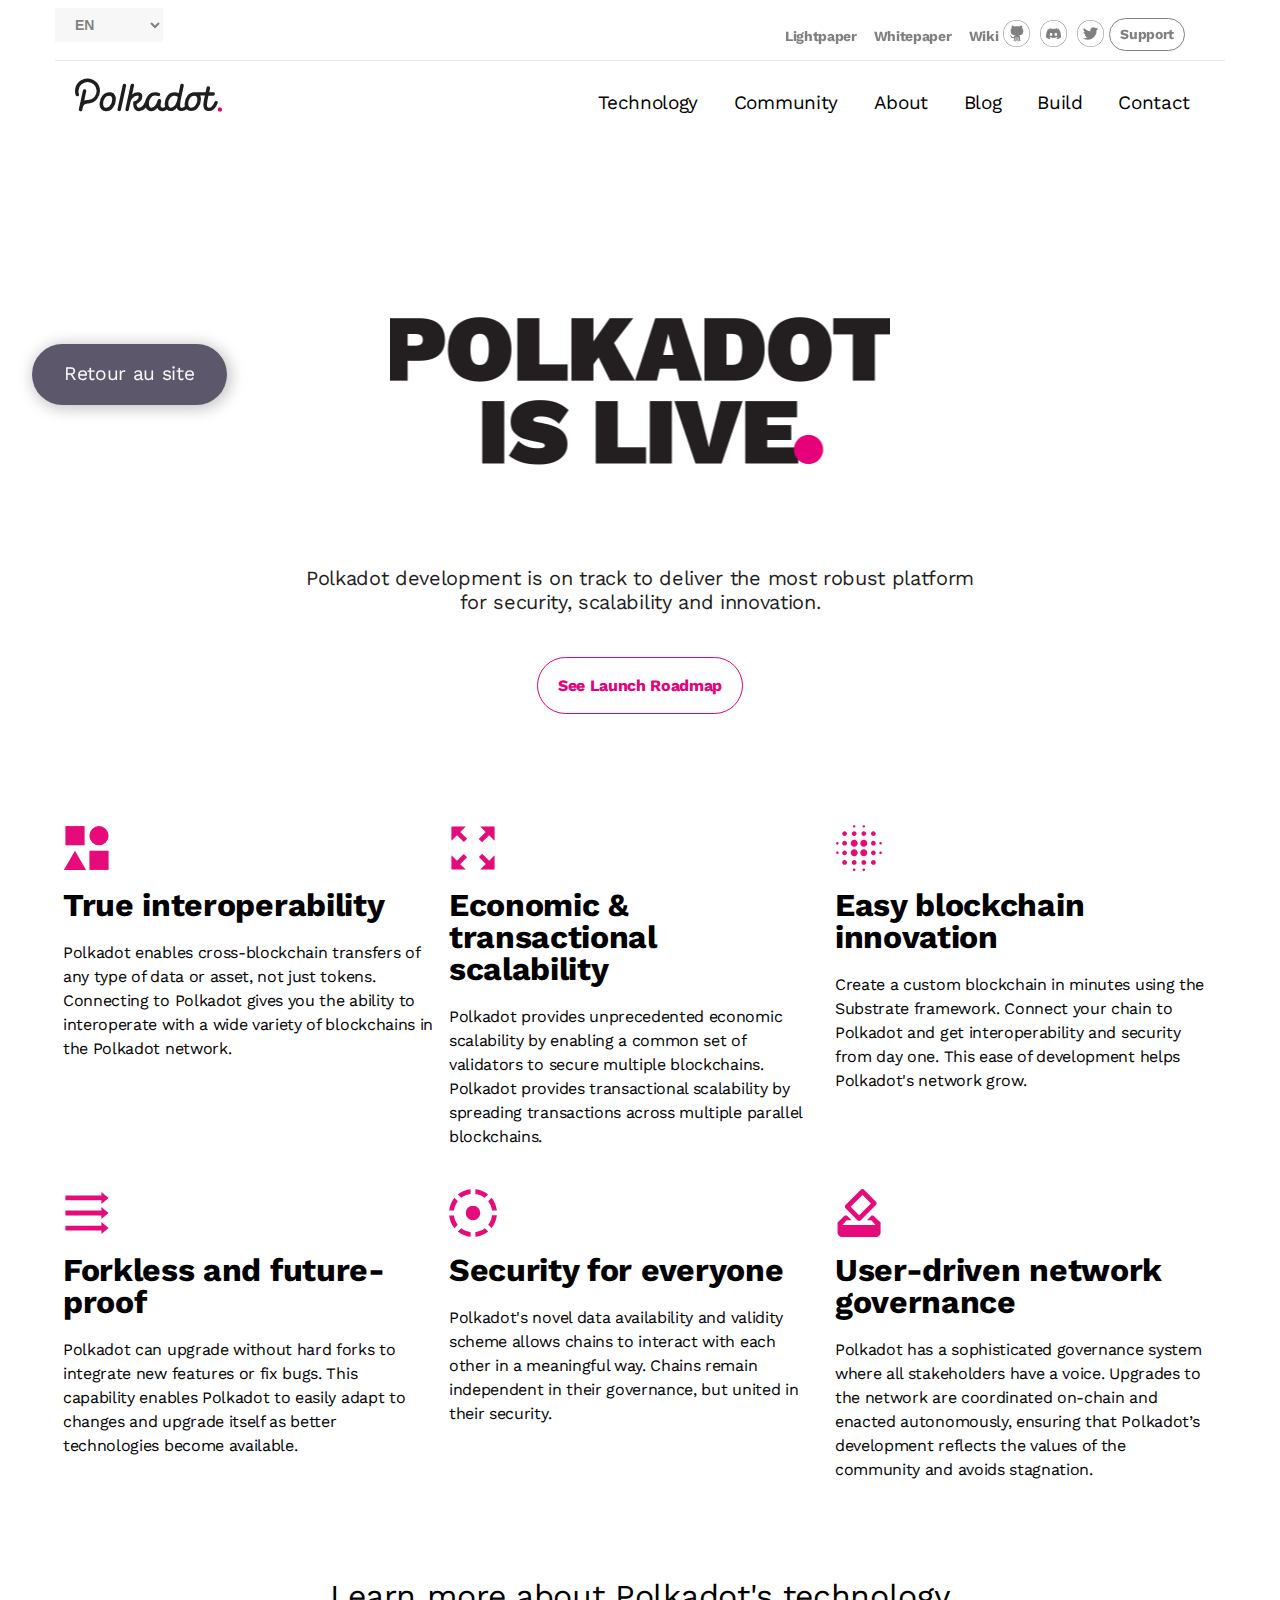
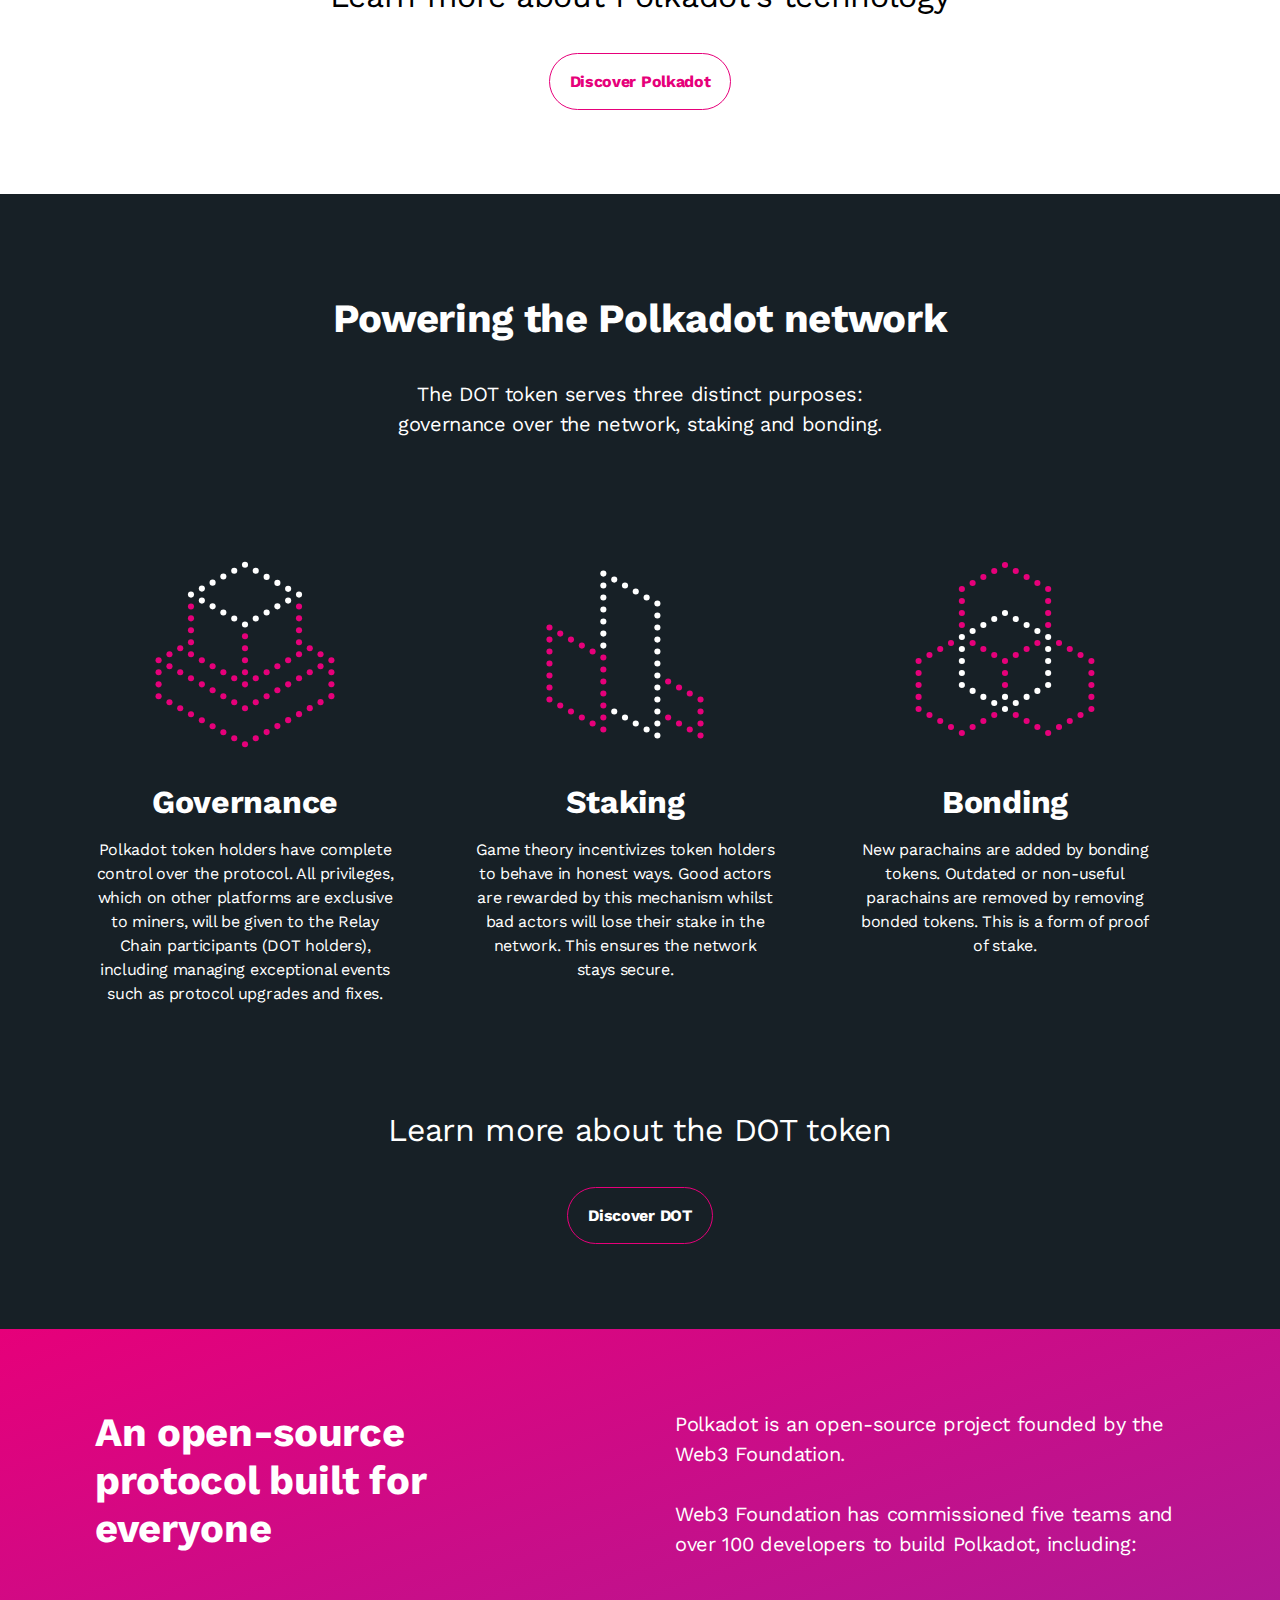
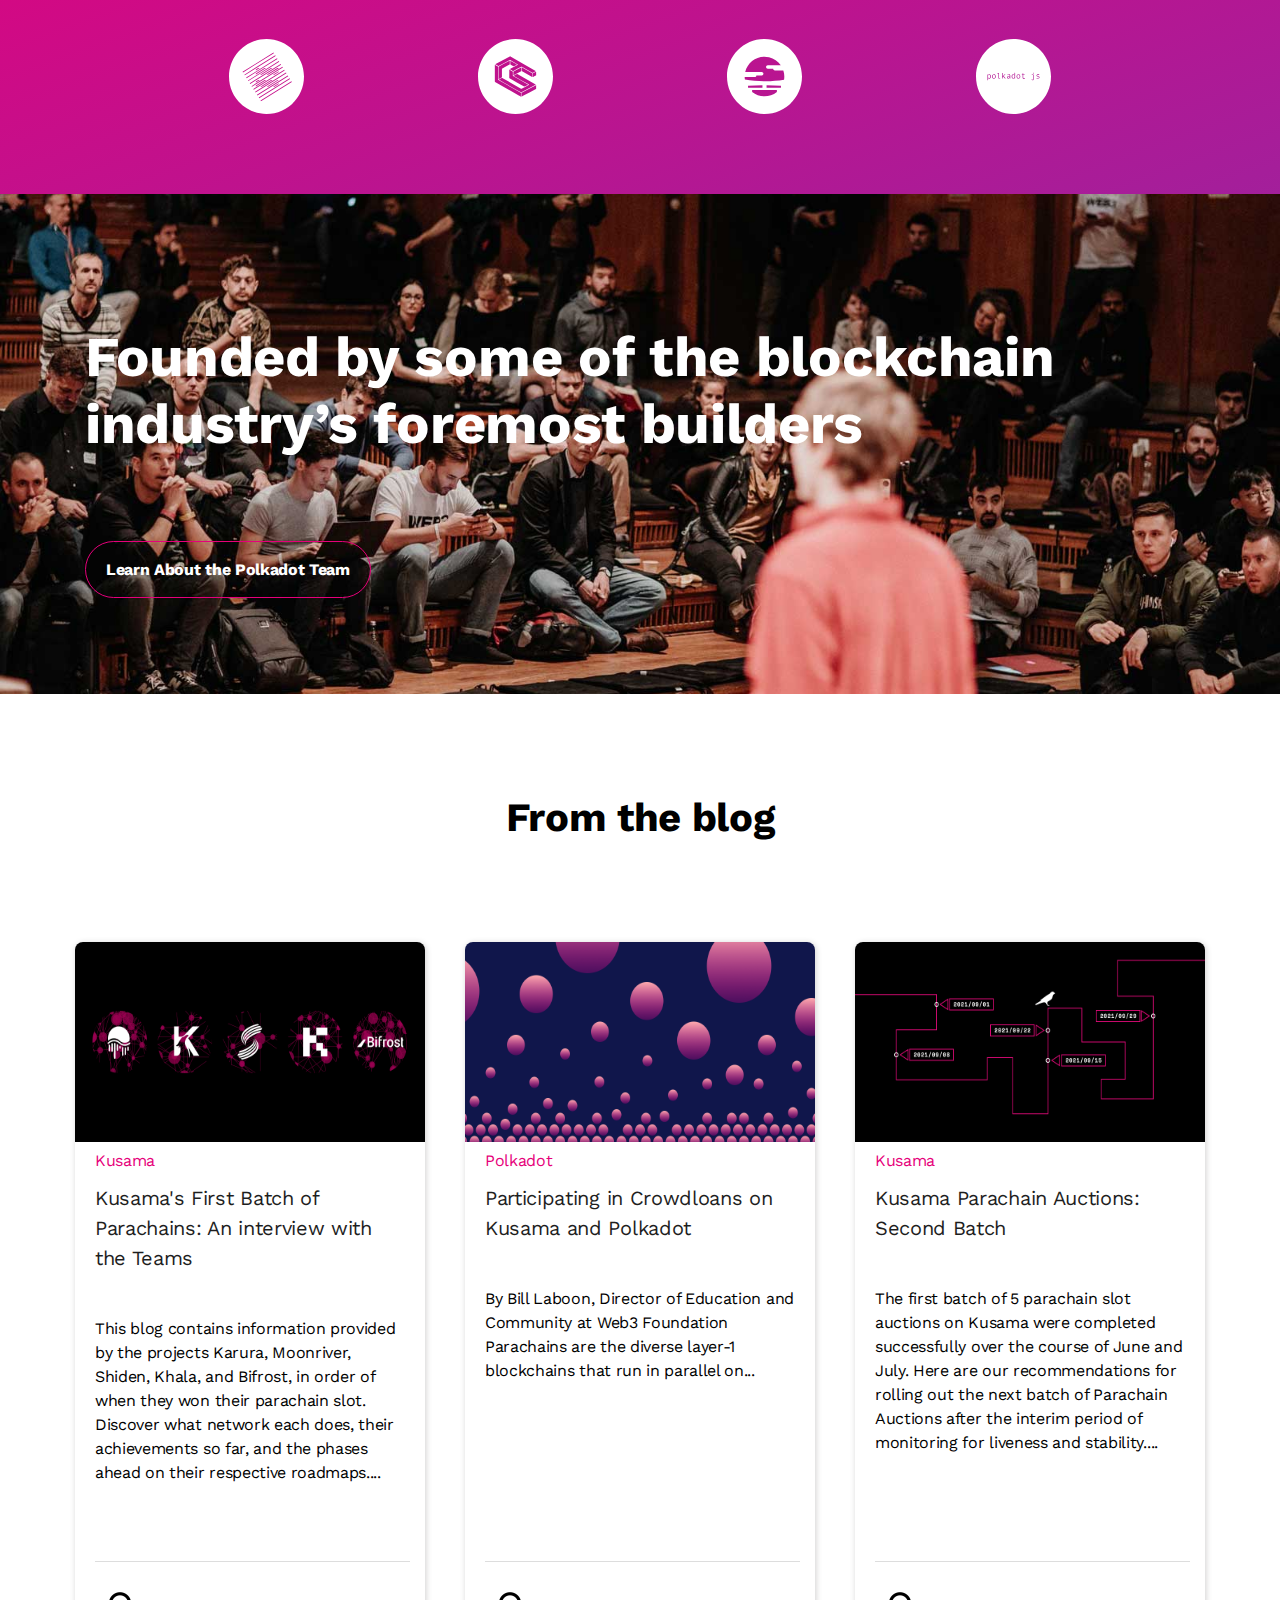
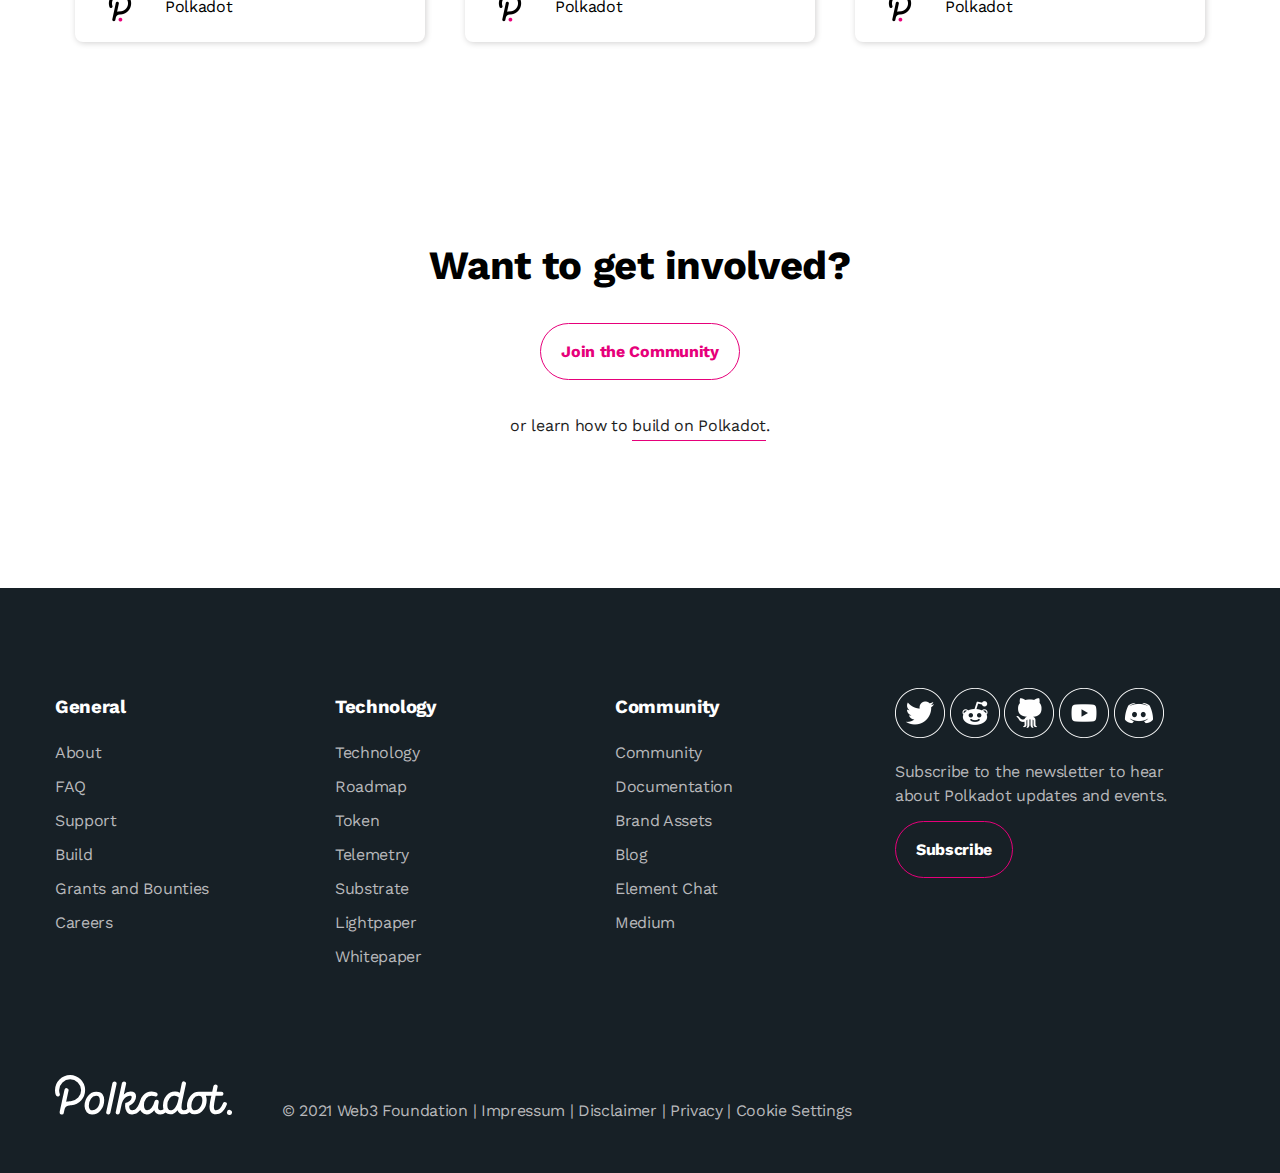
<file: Polkadot/index.html>
<!DOCTYPE html>
<html>

<!--HEAD-->

<head>
    <title>Polkadot: Decentralized Web 3.0</title>
    <meta charset="utf-8">
    <meta name="viewport" content="width=device-width, initial-scale=1.0">
    <meta http-equiv="X-UA-Compatible" content="IE=edge">
    <link href="style.css" rel="stylesheet">
    <link href="https://fonts.googleapis.com/css2?family=Work+Sans:wght@400;500&display=swap" rel="stylesheet">  
</head>

<!--BODY-->

<body>

<!--HEADER-->

    <header>
        <div class="wrapper">
            <div id="part_1">
                <form>
                    <select id="language">
                        <option value="EN"><a href="#">EN</a></option>
                        <option value="español"><a href="#">español</a></option>
                        <option value="中文"><a href="#">中文</a></option>
                        <option value="日本語"><a href="#">日本語</a></option>
                        <option value="한국어"><a href="#">한국어</a></option>
                        <option value="русский"><a href="#">русский</a></option>
                        <option value="Türkçe"><a href="#">Türkçe</a></option>
                    </select>
                </form>
                <div id="link_top_right">
                    <a href="#"class="button_li_whi_wi">Lightpaper</a>
                    <a href="#"class="button_li_whi_wi">Whitepaper</a>
                    <a href="#"class="button_li_whi_wi">Wiki</a>
                    <a href="#" class="icon-top-rgt"><img src="Pictures/Header/github-icon.png"></a>
                    <a href="#" class="icon-top-rgt"><img src="Pictures/Header/discord-icon.png"></a>
                    <a href="#" class="icon-top-rgt"><img src="Pictures/Header/twitter-icon.png"></a>
                    <a href="#" id="button_support">Support</a>
                </div>
            </div>
            <div id="part_2">
                <a href="#"><img src="Pictures/Header/logo-polkadot.svg"></a>
                <div id="nav_menu">
                    <a href="#">Technology</a>
                    <a href="#">Community</a>
                    <a href="#">About</a>
                    <a href="#">Blog</a>
                    <a href="#">Build</a>
                    <a href="#">Contact</a>
                </div>
                <div class="clear"></div>
            </div>
        </div>
    </header>

<!-- BUTTON FLOAT -->

    <div class="btn-back">
        <div id="retour">
            <a href="../index.html#book">
                <span id="btn-back">Retour au site</span>
            </a>
        </div> 
    </div>



<!--MAIN PICTURE-->

    <section id="main_picture">
        <div class="wrapper">
            <div id="picture"></div>
            <p>Polkadot development is on track to deliver the most robust platform<br>for security, scalability and innovation.</p>
            <a href="#" class="pink_button">See Launch Roadmap</a>
        </div>
    </section>

<!--TECHNOLOGY-->

    <section id="technology">
        <div class="wrapper">
            <div id="line_1">
                <ul>
                    <li>
                        <img src="Pictures/Technology/home-icon1.svg">
                        <h5>True interoperability</h5>
                        <p>Polkadot enables cross-blockchain transfers of any type of data or asset, not just tokens. Connecting to Polkadot gives you the ability to interoperate with a wide variety of blockchains in the Polkadot network.</p>
                    </li>
                    <li>
                        <img src="Pictures/Technology/home-icon2.svg">
                        <h5>Economic & transactional scalability</h5>
                        <p>Polkadot provides unprecedented economic scalability by enabling a common set of validators to secure multiple blockchains. Polkadot provides transactional scalability by spreading transactions across multiple parallel blockchains.</p>
                    </li>
                    <li>
                        <img src="Pictures/Technology/home-icon3.svg">
                        <h5>Easy blockchain innovation</h5>
                        <p>Create a custom blockchain in minutes using the Substrate framework. Connect your chain to Polkadot and get interoperability and security from day one. This ease of development helps Polkadot's network grow. </p>
                    </li>
                </ul>
            </div>
            <div class="clear"></div>
            <div id="line_2">
                <ul>
                    <li>
                        <img src="Pictures/Technology/home-icon4.svg">
                        <h5>Forkless and future-proof</h5>
                        <p>Polkadot can upgrade without hard forks to integrate new features or fix bugs. This capability enables Polkadot to easily adapt to changes and upgrade itself as better technologies become available.</p>
                    </li>
                    <li>
                        <img src="Pictures/Technology/home-icon5.svg">
                        <h5>Security for everyone</h5>
                        <p>Polkadot's novel data availability and validity scheme allows chains to interact with each other in a meaningful way. Chains remain independent in their governance, but united in their security.</p>
                    </li>
                    <li>
                        <img src="Pictures/Technology/home-icon6.svg">
                        <h5>User-driven network governance</h5>
                        <p>Polkadot has a sophisticated governance system where all stakeholders have a voice. Upgrades to the network are coordinated on-chain and enacted autonomously, ensuring that Polkadot’s development reflects the values of the community and avoids stagnation.</p>
                    </li>
                </ul>
            </div>
            <div class="clear"></div>
            <div id="techno_part_2">
                <h2>Learn more about Polkadot's technology</h2>
            </div>
            <div id="lien">
                <a href="#" class="pink_button">Discover Polkadot</a>
            </div>
        </div>
    </section>

<!--DOT NETWORK-->

    <section id="dot_network">
        <div class="wrapper">
            <h1>Powering the Polkadot network</h1>
            <p id="network_text_1">The DOT token serves three distinct purposes:<br>
                governance over the network, staking and bonding. </p>
                <div id="line_3">
                    <ul>
                        <li>
                            <img src="Pictures/Network/home-icon-token-1.svg">
                            <h5>Governance</h5>
                            <p>Polkadot token holders have complete control over the protocol. All privileges, which on other platforms are exclusive to miners, will be given to the Relay Chain participants (DOT holders), including managing exceptional events such as protocol upgrades and fixes.</p>
                        </li>
                        <li>
                            <img src="Pictures/Network/home-icon-token-2.svg">
                            <h5>Staking</h5>
                            <p>Game theory incentivizes token holders to behave in honest ways. Good actors are rewarded by this mechanism whilst bad actors will lose their stake in the network. This ensures the network stays secure.</p>
                        </li>
                        <li>
                            <img src="Pictures/Network/home-icon-token-3.svg">
                            <h5>Bonding</h5>
                            <p>New parachains are added by bonding tokens. Outdated or non-useful parachains are removed by removing bonded tokens. This is a form of proof of stake.</p>
                        </li>
                    </ul>
                <div class="clear"></div>
                </div>
            <h2>Learn more about the DOT token</h2>
            <div class="blue_button"><a href="#">Discover DOT</a></div>
        </div>
    </section>

<!--OPEN SOURCE-->

    <section id="open_source">
        <div class="wrapper">
            <div id="os_1">
                <ul>
                    <li class="op_1"><h1>An open-source<br>protocol built for <br>everyone</h1></li>
                    <li class="op_1"><p>Polkadot is an open-source project founded by the <br>Web3 Foundation.<br><br> Web3 Foundation has commissioned five teams and over 100 developers to build Polkadot, including:</p></li>
                </ul>
                <div class="clear"></div>
                <div class="op-2">
                    <img src="Pictures/Open_Source/logo-circle-parity-white.svg">
                    <img src="Pictures/Open_Source/logo-circle-chainsafe-white.svg">
                    <img src="Pictures/Open_Source/logo-circle-soramitsu-white.svg">
                    <img src="Pictures/Open_Source/logo-circle-polkadot-js-white.svg">
                </div>
                <div class="clear"></div>
            </div>
        </div>
    </section>

<!--TEAM-->

    <section id="team">
        <div class="wrapper">
            <h1> Founded by some of the blockchain industry’s foremost builders</h1>
            <div class="blue_button"><a href="#">Learn About the Polkadot Team</a></div>
        </div>
    </section>

<!--BLOG-->

    <section id="blog">
        <div class="wrapper">
            <h1>From the blog</h1>
            <div id="all_cards">
                <div class="card">
                    <a href="#"><img src="Pictures/Blog/article_3.png" class="pic_articles"><br></a>
                    <a href="#" class="pink_link">Kusama</a>
                    <a href="#" class="title_article"><h6>Kusama's First Batch of Parachains: An interview with the Teams</h6></a>
                    <p>This blog contains information provided by the projects Karura, Moonriver, Shiden, Khala, and Bifrost, in order of when they won their parachain slot. Discover what network each does, their achievements so far, and the phases ahead on their respective roadmaps....</p>
                    <div class="signature">
                        <img src="Pictures/Blog/Polkadot-logo.png">
                        <p>Polkadot</p>
                    </div>                    
                </div>
                <div class="card">
                    <a href="#"><img src="Pictures/Blog/article_1.png" class="pic_articles"><br></a>
                    <a href="#" class="pink_link">Polkadot</a>
                    <a href="#" class="title_article"><h6>Participating in Crowdloans on Kusama and Polkadot</h6></a>
                    <p>By Bill Laboon, Director of Education and Community at Web3 Foundation Parachains are the diverse layer-1 blockchains that run in parallel on...</p>
                    <div class="signature">
                        <img src="Pictures/Blog/Polkadot-logo.png">
                        <p>Polkadot</p>
                    </div>                    
                </div>
                <div class="card">
                    <a href="#"><img src="Pictures/Blog/article_2.png" class="pic_articles"><br></a>
                    <a href="#" class="pink_link">Kusama</a>
                    <a href="#" class="title_article"><h6>Kusama Parachain Auctions: Second Batch</h6></a>
                    <p>The first batch of 5 parachain slot auctions on Kusama were completed successfully over the course of June and July. Here are our recommendations for rolling out the next batch of Parachain Auctions after the interim period of monitoring for liveness and stability....</p>
                    <div class="signature">
                        <img src="Pictures/Blog/Polkadot-logo.png">
                        <p>Polkadot</p>
                    </div>                    
                </div>
            </div>
            <div class="clear"></div>
            <h1>Want to get involved?</h1>
            <div id="lien_rose"><a href="#" class="pink_button">Join the Community</a></div>
            <p id="p_blog">or learn how to <a href="#">build on Polkadot</a>.</p> 
        </div>
    </section>

<!--FOOTER-->

    <footer>
        <div class="wrapper">
            <div class="card_footer">
                <ul>
                    <li><h3>General</h3></li>
                    <li><a href="#">About</a></li>
                    <li><a href="#">FAQ</a></li>
                    <li><a href="#">Support</a></li>
                    <li><a href="#">Build</a></li>
                    <li><a href="#">Grants and Bounties</a></li>
                    <li><a href="#">Careers</a></li>
                </ul>
            </div>
            <div class="card_footer">
                <ul>
                    <li><h3>Technology</h3></li>
                    <li><a href="#">Technology</a></li>
                    <li><a href="#">Roadmap</a></li>
                    <li><a href="#">Token</a></li>
                    <li><a href="#">Telemetry</a></li>
                    <li><a href="#">Substrate</a></li>
                    <li><a href="#">Lightpaper</a></li>
                    <li><a href="#">Whitepaper</a></li>
                </ul>
            </div>
            <div class="card_footer">
                <ul>
                    <li><h3>Community</h3></li>
                    <li><a href="#">Community</a></li>
                    <li><a href="#">Documentation</a></li>
                    <li><a href="#">Brand Assets</a></li>
                    <li><a href="#">Blog</a></li>
                    <li><a href="#">Element Chat</a></li>
                    <li><a href="#">Medium</a></li>
                </ul>
            </div>
            <div class="card_footer">
                <div id="icon_footer">
                    <a href="#"><img src="Pictures/Footer/twitter-icon.png"></a>
                    <a href="#"><img src="Pictures/Footer/reddit-icon.png"></a>
                    <a href="#"><img src="Pictures/Footer/github-icon.png"></a>
                    <a href="#"><img src="Pictures/Footer/youtube-icon.png"></a>
                    <a href="#"><img src="Pictures/Footer/discord-icon.png"></a>
                </div>
                <p>Subscribe to the newsletter to hear about Polkadot updates and events.</p>
                <div class="blue_button"><a href="#">Subscribe</a></div>
            </div>
            <div class="clear"></div>
            <div id="bottom_footer">
                <div><img src="Pictures/Footer/logo-polkadot-light.svg"></div>
                <div><p>© 2021 <a href="#">Web3 Foundation</a> | <a href="#">Impressum</a> | <a href="#">Disclaimer</a> | <a href="#">Privacy</a> | <a href="#">Cookie Settings</a></p></div>
            </div>
            <div class="clear"></div>
        </div>
    </footer>

</body>
</html>
</file>
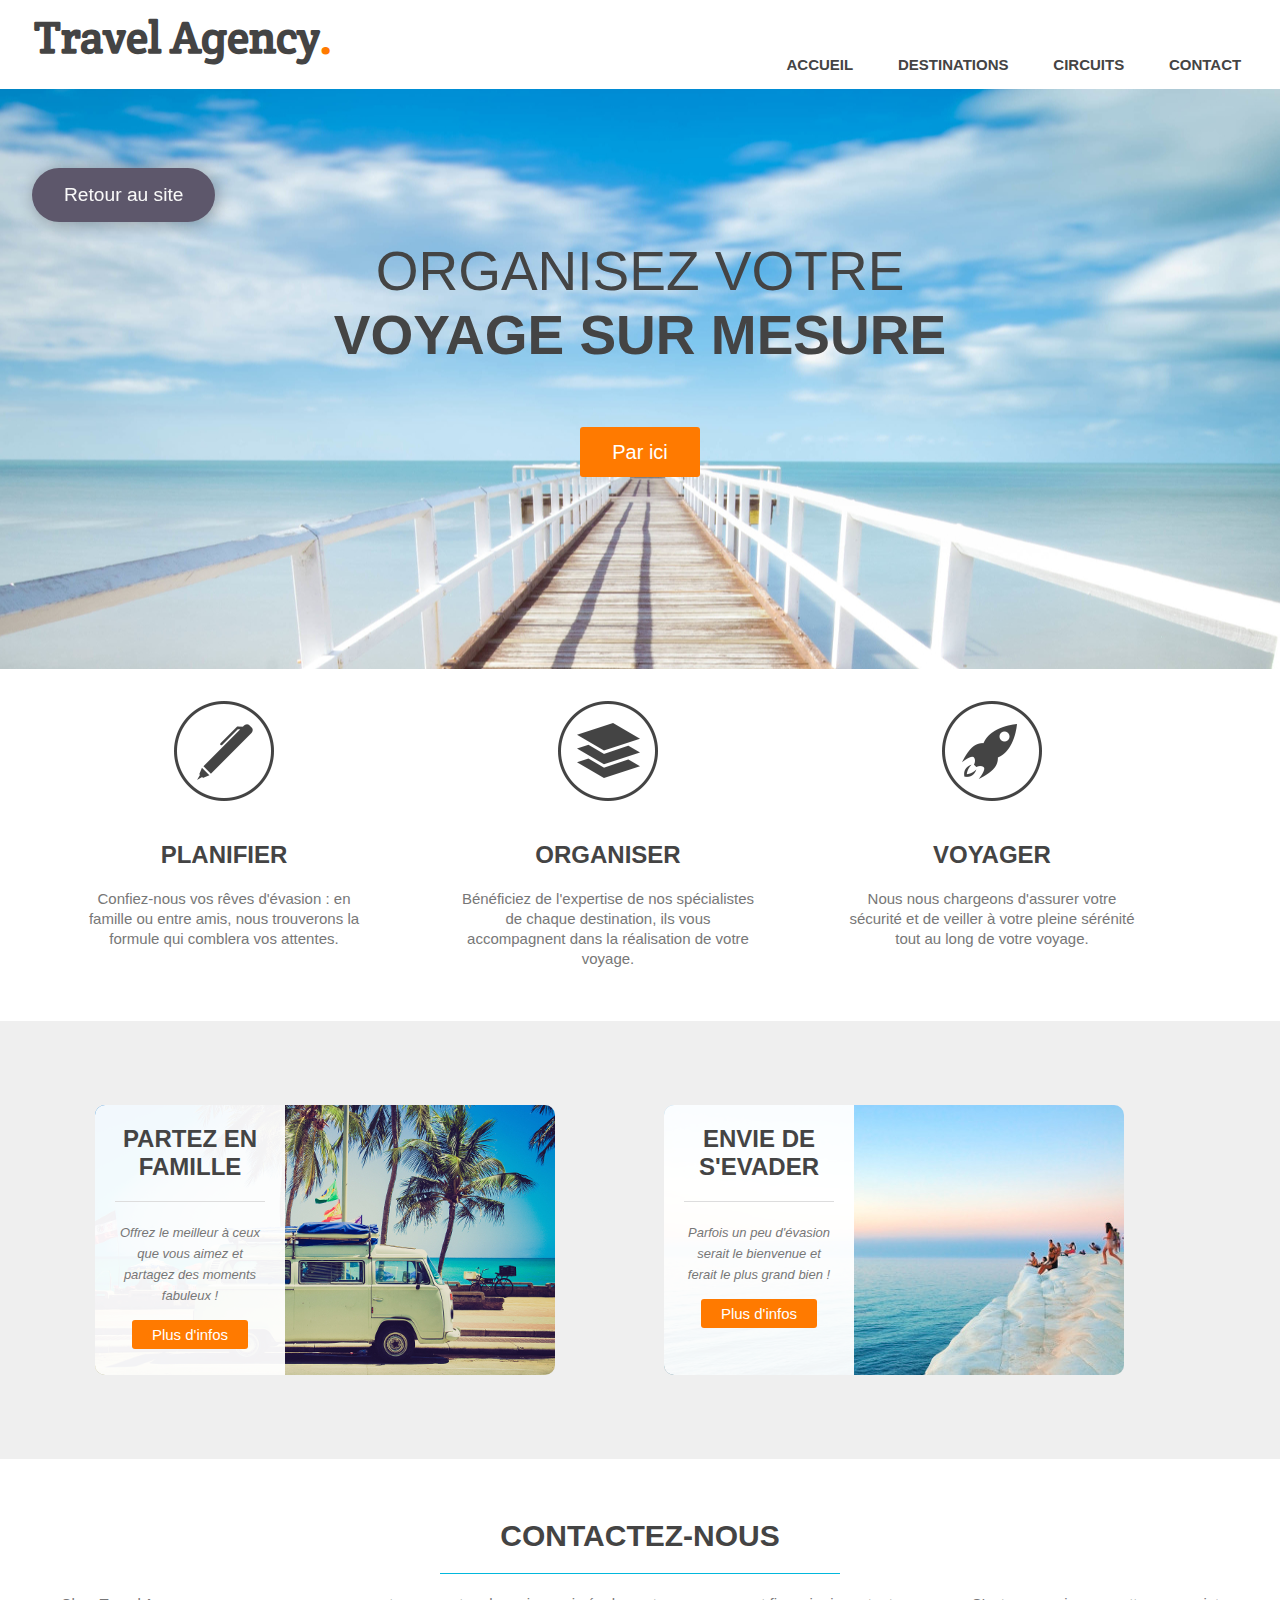
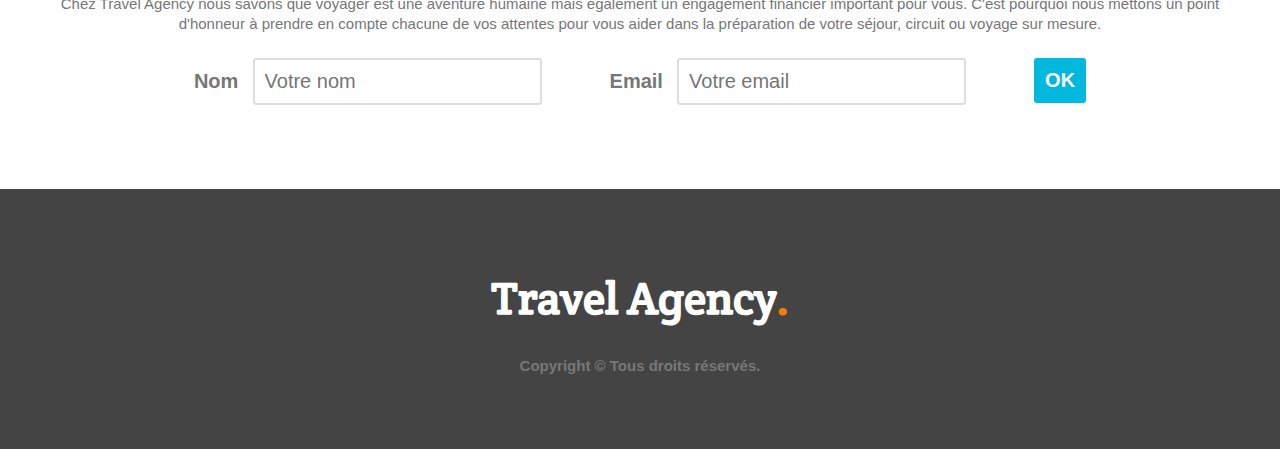
<file: Travel-Agency/index.html>
<!DOCTYPE html>
<html>
    <head>
        <meta charset="utf-8">
        <meta name="viewport" content="width=device-width, initial-scale=1.0">
        <meta http-equiv="X-UA-Compatible" content="IE=edge">
        <link rel="stylesheet" href="style.css">
        <script src="click.js" defer></script>
        <link href="https://fonts.googleapis.com/css2?family=Crete+Round&display=swap" rel="stylesheet"> 
        <title>Travel Agency</title>
    </head>

    <body>

        <div>
            <a href="../index.html#book">
                <span id="btn-back">Retour au site</span>
            </a>
        </div>   
<!--HEADER-->
        <header>
            <div class="wrapper">
                <nav>
                    <div class="brand-title"><h1>Travel Agency<span class="orange">.</span></h1></div>
                    <a href="#" class="toggle-button">
                        <span class="bar"></span>
                        <span class="bar"></span>
                        <span class="bar"></span>
                    </a>
                    <div class="navbar-links">
                        <ul>
                            <li><a href="#main_picture">Accueil</a></li>
                            <li><a href="#steps">Destinations</a></li >
                            <li><a href="#possibilities">Circuits</a></li >
                            <li><a href="#contact">Contact</a></li> 
                        </ul>
                    </div>
                </nav>
                <div class="clear"></div>
            </div>

        </header>
        

<!--SECTION MAIN_PICTURE-->
        <section id="main_picture">
            <div class="wrapper">
                <h2>Organisez votre<br><strong>voyage sur mesure</strong></h2>
                <a href="#" class="button_1">Par ici</a>
            </div>
        </section>

<!--SECTION STEPS-->
        <section id="steps">
            <div class="wrapper">
                <ul id="flex-etapes">
                    <li id="step_1">
                        <h4>planifier</h4>
                        <p>Confiez-nous vos rêves d'évasion : en famille ou entre amis, nous trouverons la formule qui comblera vos attentes.</p>
                    </li>
                    <li id="step_2">
                        <h4>organiser</h4>
                        <p>Bénéficiez de l'expertise de nos spécialistes de chaque destination, ils vous accompagnent dans la réalisation de votre voyage.</p>
                    </li>
                    <li id="step_3">
                        <h4>voyager</h4>
                        <p>Nous nous chargeons d'assurer votre sécurité et de veiller à votre pleine sérénité tout au long de votre voyage.</p>
                    </li>
                    <div class="clear"></div>
                </ul>
            </div>
        </section>

<!--SECTION POSSIBILITIES-->
        <section id="possibilities">
            <div class="wrapper" id="flex-article">
                <article style="background-image: url(Pictures/article-image-1.jpg);">
                    <div class="overlay">
                        <h4>partez en famille</h4>
                        <p><small>Offrez le meilleur à ceux que vous aimez et partagez des moments fabuleux !</small></p>
                        <a href="#" class="button_2">Plus d'infos</a>
                    </div>
                </article>
                <article style="background-image: url(Pictures/article-image-2.jpg);">
                    <div class="overlay">
                        <h4>envie de s'evader</h4>
                        <p><small>Parfois un peu d'évasion serait le bienvenue et ferait le plus grand bien !</small></p>
                        <a href="#" class="button_2">Plus d'infos</a>
                    </div>
                    
                </article>
                <div class="clear"></div>
                
            </div>
        </section>

<!--SECTION CONTACT-->
        <section id="contact">
            <div class="wrapper">
                <h3>contactez-nous</h3>
                <p>Chez Travel Agency nous savons que voyager est une aventure humaine mais également un engagement financier important pour vous. C'est pourquoi nous mettons un point d'honneur à prendre en compte chacune de vos attentes pour vous aider dans la préparation de votre séjour, circuit ou voyage sur mesure.</p>
                <div class="forms">
                    <form>
                        <label for="name">Nom</label>
                        <input type="text" id="name" placeholder="Votre nom">
                    </form>
                    <form>
                        <label for="email">Email</label>
                        <input type="text" id="email" placeholder="Votre email">
                    </form>
                    <form>
                        <input type="submit" value="OK" class="button_3">
                    </form>
                </div>
            </div>
        </section>

<!--FOOTER-->
        <footer>
            <h1>Travel Agency<span class="orange">.</span></h1>
            <div class="copyright">Copyright © Tous droits réservés.</div>
        </footer>

    </body>

</html>
</file>
<file: Polkadot/style.css>
/* GENERAL */ 

*
{
    margin: 0;
    padding: 0;
}

body
{
    background: #fff;
    font-family: 'Work Sans', sans-serif;
    letter-spacing: -0.02rem;
    font-size: 1rem; 
    font-weight: 400;
    line-height: 1.5;
}

.wrapper
{
    width: 1170px;
    margin: 0 auto;
}

a
{
    text-decoration: none;
}

.clear
{
    clear: both;
}

.pink_button
{
    font-weight: 700;
    color: #e6007a;
    padding: 18px 20px;
    border: #e6007a solid 1px;
    border-radius: 2rem;
}

.pink_button:hover
{
    color: #fff;
    background: #e6007a;
}

ul
{
    list-style: none;
}



h1
{
    line-height: 1.2;
    font-size: 2.5rem;
}

h2
{
    font-size: 2rem;
    font-weight: 400;

}

h5
{
    font-size: 2rem;
    font-weight: bold;
    font-family: inherit;
    line-height: 1;
}

h6
{
    font-size: 1.25rem;
    color: #1e1e1e;
    font-weight: 400;
}

#btn-back
{
    font-size: 1.2rem;
    color: #f9f9f9;
    padding: 1rem 2rem;
    background: #5d576b;
    border-radius: 2rem;
    position:fixed;
    float: left;
    margin-left: 2rem;
    margin-top: 10%;
    box-shadow: 2px 2px 15px 2px rgba(0,0,0,0.23);
    z-index: 1;
}

#btn-back:hover
{
    background: #ff6392;
}

#retour
{
    padding-top: 5rem;
}

/* HEADER */ 

    /* PART 1 */

    header a
    {
        color: black
    }

    #part_1
    {
        border-bottom: solid 1px rgb(207, 207, 207);
        margin-top: 5px;
        height: 45px;
        opacity: 0.5;
        padding-bottom: 10px;
    }


    #part_1:hover
    {
        opacity: 1;
    }


    #language
    {
        list-style: none;
        border-style: none;
        font-weight: 700;
        font-size: 14px;
        padding: 8px 16px;
        margin-top: 3px;
        float: left;
        color: black
    }

    #link_top_right
    {
        float: right;
        padding-top: 10px;
        font-weight: 700;
        font-size: 14px;
        display: flex;
        align-items: center;
    }

    #link_top_right img
    {
        width: 27px;
        height: 27px;
    }

    .icon-top-rgt
    {
        padding: 5px 5px;
    }

    .button_li_whi_wi
    {
        padding-left: 7px;
        margin-left: 10px;
    }

    #button_support
    {
        margin-right: 40px;
        margin-bottom: 5px;
        border: solid black 1px;
        border-radius: 20px;
        padding: 5px 10px;
    }

    /* PART 2 */

    #part_2
    {
        height: 75px;
    }

    #part_2 img
    {
        height: 50px;
        width: 147px;
        float: left;
        padding: 9px 20px;
    }

    #nav_menu
    {
        float: right;
        font-size: 19px;
        margin: 28px 20px;
        color: #1e1e1e;
    }

    #nav_menu a
    {
        padding: 0 15px;
    }


/* MAIN PICTURE */ 

    #main_picture
    {

        text-align: center;
        height: 608px;
    }

    #picture
    {
        background: url(Pictures/Main_Picture/Polkadot_Live_Cover.png) center no-repeat;
        width: 500px;
        margin: 0 auto;
        padding-top: 350px;
    }

    #main_picture p
    {
        font-size: 1.25rem;
        line-height: 1.2;
        color: #1e1e1e;
        margin-bottom:60px;
    }



/* TECHNOLOGY */ 

    #technology img
    {
        width: auto;
        height: 3rem;
    }

    #line_1 li  , #line_2 li
    {
        width: 370px;
        float: left;
        margin-bottom: 40px;
        margin-left:  8px;
        margin-right: 8px;
    }


    #technology h5
    {
        padding: 10px 0;
    }

    #technology h2
    {
        margin-top: 50px;
        text-align: center;
    }

    #technology p
    {
        margin-top: 10px;
    }

    #lien
    {
        margin-top: 50px;
        margin-bottom: 100px;
        text-align: center;
    }


/* DOT NETWORK */ 

    #dot_network
    {
        background: #172026 ;
        color: #fff;
        border: solid #172026 1px;
    }

    #dot_network img
    {
        width: 220px;
        height: 220px;
    }

    #dot_network h1 , #dot_network p , #dot_network h2
    {
        text-align: center;
    }

    #dot_network h1
    {
        padding-top: 100px;
    }

    #network_text_1
    {
        margin-top: 2.25rem;
        font-size: 1.25rem;
    }

    #dot_network ul
    {
        margin-top: 100px;
        text-align: center;

    }

    #dot_network ul li
    {
        width: 300px;
        float: left;
        margin: 0 40px;
    }

    #dot_network ul li h5
    {
        margin: 20px 0;
    }

    #dot_network h2
    {
        margin-top: 100px
    }

    #dot_network .blue_button
    {
        text-align: center;
        margin-top: 50px;
        margin-bottom: 100px;
    }

    .blue_button a
    {
        font-weight: 700;
        color: #fff;
        padding: 18px 20px;
        border: #e6007a solid 1px;
        border-radius: 2rem;
    }

    .blue_button a:hover
    {
        background: #e6007a;
    }

/* OPEN SOURCE */ 

    #open_source
    {
        background: linear-gradient(to bottom right, #e6007a, #a31f9b);
       
    }

    #open_source img
    {
        width: 75px;
        height: 75px;
    }

    .op_1 
    {
        width: 540px;
        float: left;
        margin-top: 80px;
        margin-left: 40px;
        color: #fff;
    }

    .op_1 h1
    {
        font-weight: bold;
    }

    .op_1 p
    {
        font-size: 1.25rem;
    }

    .op-2
    {
        display: flex;
        justify-content: space-evenly;
        padding: 80px 0;    
    }
/* TEAM */ 

    #team
    {
        background: url(Pictures/Team/web3-summit-3.jpg) center no-repeat;
        background-size: cover;
        width: auto;
        height: 500px;
    }

    #team h1
    {
        color: #fff;
        font-size: 3.5rem;
        font-weight: 700;
        line-height: 1.2;
        margin: 0px 30px;
        padding-top:130px;
    }

    #team .blue_button
    {
        padding-top: 100px;
        padding-left: 30px;
    }

    

/* BLOG */ 


    .card
    {
        width: 350px;
        height: 700px;
        float: left;
        margin: 100px 20px;
        border-radius: 8px;
        box-shadow: 1px 1px 6px rgb(209, 208, 208);
        position: relative;
    }

    .pic_articles
    {
        width: 100%;
        height: 200px;
        border-top-left-radius: 8px;
        border-top-right-radius: 8px;
    }

    .pink_link , .title_article , .card p , .card div , .card h6
    {
        margin: 10px 20px;
    }

    .pink_link
    {
        color: #e6007a;
    }

    .signature img
    {
        width: 50px;
        height: 50px;
    }

    .signature
    {
        display: flex;
        position: absolute;
        bottom: 0;
        align-items: center;
        border-top: #dddddd solid 1px;
        width: 90%;
        padding-top: 20px;
    }

    #blog h1
    {
        text-align: center;
        font-weight: 700;
        margin-top: 100px;
    }

    #lien_rose 
    {
        text-align: center;
        margin-top: 50px;
    }

    #p_blog
    {
        text-align: center;
        margin-top: 50px;
        color: #1e1e1E;
        margin-bottom: 150px;
    }

    #p_blog a
    {
        color: #1e1e1e;
        border-bottom: #e6007a solid 1px;
        padding-bottom: 5px;
    }

    
/* FOOTER */ 

    footer
    {
        background: #172026;
        color: #fff;
    }

    footer a , footer p
    {
        color: #b7b8bb;
    }

    footer a:hover
    {
        color: #fff;
    }

    footer li
    {
        padding: 5px 0;
    }

    footer h3
    {
        margin-bottom: 10px;
    }

    #icon_footer img
    {
        width: 50px;
        height: 50px;
    }

    .card_footer
    {
        width: 280px;
        float: left;
        margin: 100px 0;
    }

    .card_footer p
    {
        margin-top: 15px;
        margin-bottom: 30px;
    }

    #bottom_footer 
    {
        display: flex;
        align-items: flex-end;
        padding-bottom: 50px;
    }

    #bottom_footer p
    {
        margin-left: 50px;
    }
</file>
<file: Travel-Agency/style.css>
/* GENERAL */

*
{
    margin: 0px;
    padding: 0px;
}

body
{
    font-family: Arial, sans-serif;
    font-size: 15px;
    background-color: white;
}

.wrapper
{
    margin: 0 auto;
    padding: 0 10px;
}

h1, h2, h3, h4
{
    color: #444;
}

h1
{
    font-family: "Crete Round", serif;
    font-size: 45px;
}

h2
{
    font-size: 55px;
}

h3
{
    font-size: 30px ;
}

h4
{
    font-size: 24px;
}

p
{
    line-height: 20px;
    color: #777;
}

small
{
    font-size: 13px;
    font-style: italic;
}

.orange
{
   color: #ff7a00; 
}

ul
{
    list-style: none;
}

a
{
    text-decoration: none;
    color: #444;
}

.clear
{
    clear: both;
}

#btn-back
{
    font-size: 1.2rem;
    color: #f9f9f9;
    padding: 1rem 2rem;
    background: #5d576b;
    border-radius: 2rem;
    position:fixed;
    margin-left: 2rem;
    margin-top: 10rem;
    box-shadow: 2px 2px 15px 2px rgba(0,0,0,0.23);
}

#btn-back:hover
{
    background: #ff6392;
}


/* RESPONSIVE */


@media (max-width: 762px) /*mobile */
{
    #menu-desktop
    {
        display: none;
    }
    #flex-etapes
    {
        flex-direction: column;
        align-items: center;
    }
    #flex-article
    {
        align-items: center;
        flex-direction: column;
    }
}
@media (min-width: 762px) /* desktop */
{
    header nav ul li
    {
        float: right;
        margin-top: 2rem;
    }
    #menuToggle
    {
        visibility: hidden;
    }
    #flex-etapes
    {
        justify-content: space-evenly;
    }
    #flex-article
    {
        justify-content: space-evenly;
    }
    .forms
    {
        display: flex;
        justify-content: center;
    }
}


/* HEADER */

header
{
    height: auto;
}

header h1
{
    float: left;
    margin-left: 1rem;
}

header nav ul li a
{
    text-transform: uppercase;
    font-weight: bold;
    margin-right: 0.8rem;
}

header nav ul li a:hover
{
    color: #ff7a00;
}

.navbar {
    display: flex;
    position: relative;
    justify-content: space-between;
    align-items: center;
    background-color: #333;
    color: white;
}

.brand-title {
    font-size: 1.5rem;
    margin: .5rem;
}

.navbar-links {
    height: 100%;
}

.navbar-links ul {
    display: flex;
    float: right;
}

.navbar-links li {
    list-style: none;
}

.navbar-links li a {
    display: block;
    text-decoration: none;
    color: #444;
    padding: 1rem;
}

.toggle-button {
    position: absolute;
    top: .75rem;
    right: 1rem;
    display: none;
    flex-direction: column;
    justify-content: space-between;
    width: 30px;
    height: 21px;
}

.toggle-button .bar {
    height: 3px;
    width: 100%;
    background-color: #444;
    border-radius: 10px;
}

@media (max-width: 762px)
{
    .toggle-button
    {
        display: flex;
    }
    .navbar-links
    {
        display: none;
        width: 100%;
    }
    .navbar
    {
        flex-direction: column;
        align-items: flex-start;
    }
    .navbar-links ul
    {
        width: 100%;
        flex-direction: column;
    }
    .navbar-links li 
    {
        text-align: center;
    }
    .navbar-links li a 
    {
        padding: 0.5rem 1rem;
    }
    .navbar-links.active
    {
        display: flex;
    }   
}


/* MAIN PICTURE */

#main_picture
{
    height: 580px;
    background: url(Pictures/main.jpg) center;
}

#main_picture h2
{
    font-weight: normal;
    text-transform: uppercase;
    text-align: center;
    padding: 150px 0px 40px 0px;
    margin-bottom: 20px;
}

.button_1
{
    width: 120px;
    height: 50px;
    display: block;
    background: #ff7a00;
    color: #fff;
    font-size: 20px;
    margin: 0 auto;
    line-height: 50px;
    text-align: center;
    border-radius: 3px;
}

.button_1:hover
{
    background: #02b8dd;
}

/* STEPS */

#flex-etapes
{
    display: flex;
    margin-top: 2rem;
    margin-bottom: 2rem;
}

#steps ul li
{
    width: 300px;
    padding-top: 140px;
    text-align: center;
}

#steps h4
{
    text-transform: uppercase;
    margin-bottom: 20px;
}

#steps p
{
    margin-bottom: 20px;
}

#step_1
{
    background: url("Pictures/steps-icon-1.png") no-repeat top center ;
}

#step_2
{
    background: url("Pictures/steps-icon-2.png") no-repeat top center ;
    margin: 0 20px;
}

#step_3
{
    background: url("Pictures/steps-icon-3.png") no-repeat top center ;
}

.clear
{
    clear: both;
}

/* POSSIBILITIES */

#possibilities
{
    background-color: #efefef;
    padding: 60px 0;
}

#flex-article
{
    display: flex;
}

article
{
    margin: 1.5rem;
}

#possibilities article
{
    width: 460px;
    height: 270px;
    border-radius: 10px;
}

.overlay
{
    background: rgba(255,255,255,0.95);
    height: 100%;
    width: 190px;
    padding: 20px;
    border-radius: 10px 0 0 10px;
    text-align: center;
    box-sizing: border-box;
}

article h4
{
    border-bottom: 1px solid #ddd;
    padding-bottom: 20px;
    text-transform: uppercase;
    margin-bottom: 20px;
    text-align: center;
}

#possibilities p
{
    text-align: center;
    margin-bottom: 20px;
}

.button_2
{
    color: white;
    background-color: #ff7a00;
    padding: 6px 20px;
    border-radius: 3px;
}

.button_2:hover
{
    color: white;
    background-color: #02b8dd
}


/* CONTACT */

#contact
{
    padding: 60px 1rem;
    text-align: center;
}

#contact h3
{
    width: 400px;
    text-transform: uppercase;
    margin: 0 auto 20px auto ;
    border-bottom: 1px solid #02b8dd;
    padding-bottom: 20px;
}

form
{
    margin: 1.5rem;
}

label
{
    font-weight: bold;
    font-size: 20px;
    margin-right: 10px;
    color: #777;
}

input[type="text"]
{
    padding: 10px;
    font-size: 20px;
    margin-right: 20px;
    border: 2px solid #ddd;
    border-radius: 3px;
}

.button_3
{
    color: #fff;
    font-size: 20px;
    font-weight: bold;
    padding: 11px;
    background-color: #02b8dd;
    border-style: none;
    border-radius: 3px;
}

.button_3:hover
{
    color: #fff;
    background-color: #444;
}

/* FOOTER */

footer
{
    height: 260px;
    background-color: #444;
}

footer h1
{
    color: #fff;
    text-align: center;
    padding-top: 80px;
}

.copyright
{
    text-align: center;
    font-weight: bold;
    padding-top: 30px;
    color: #777;
}
</file>
